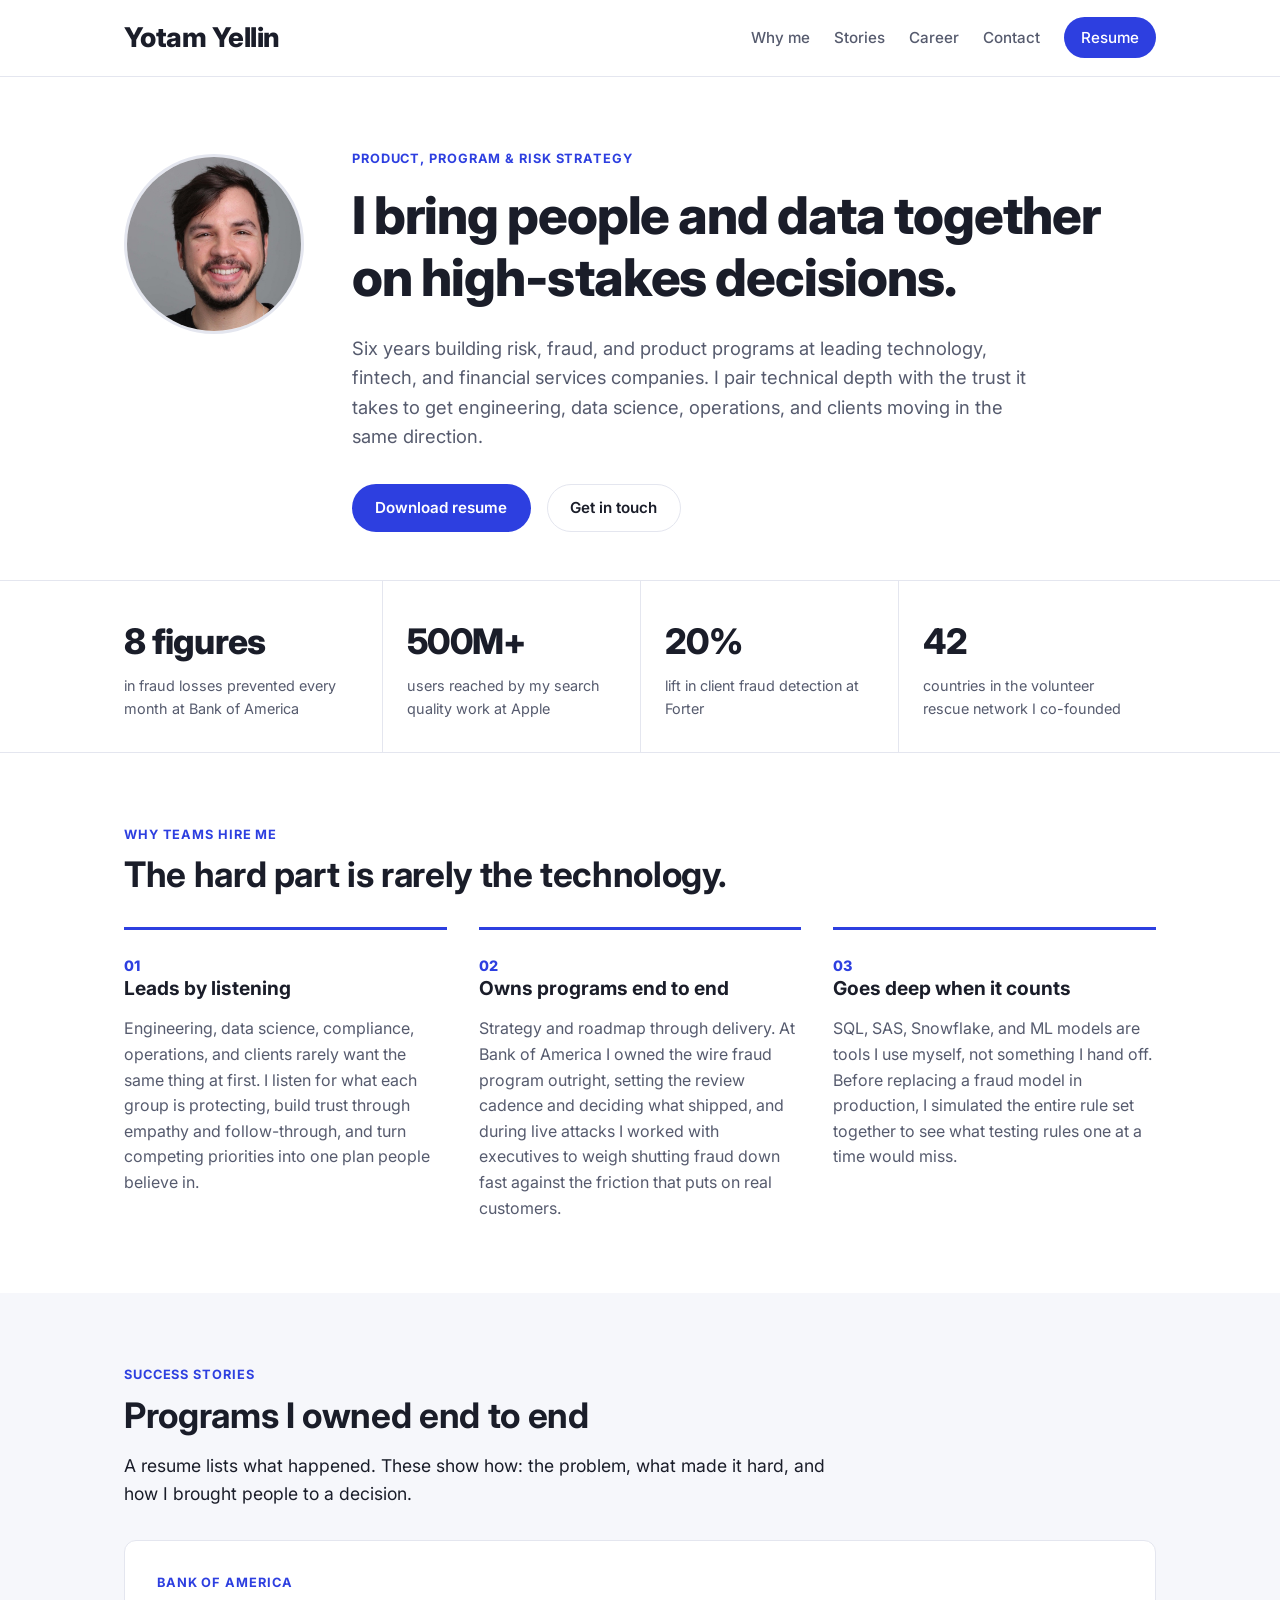
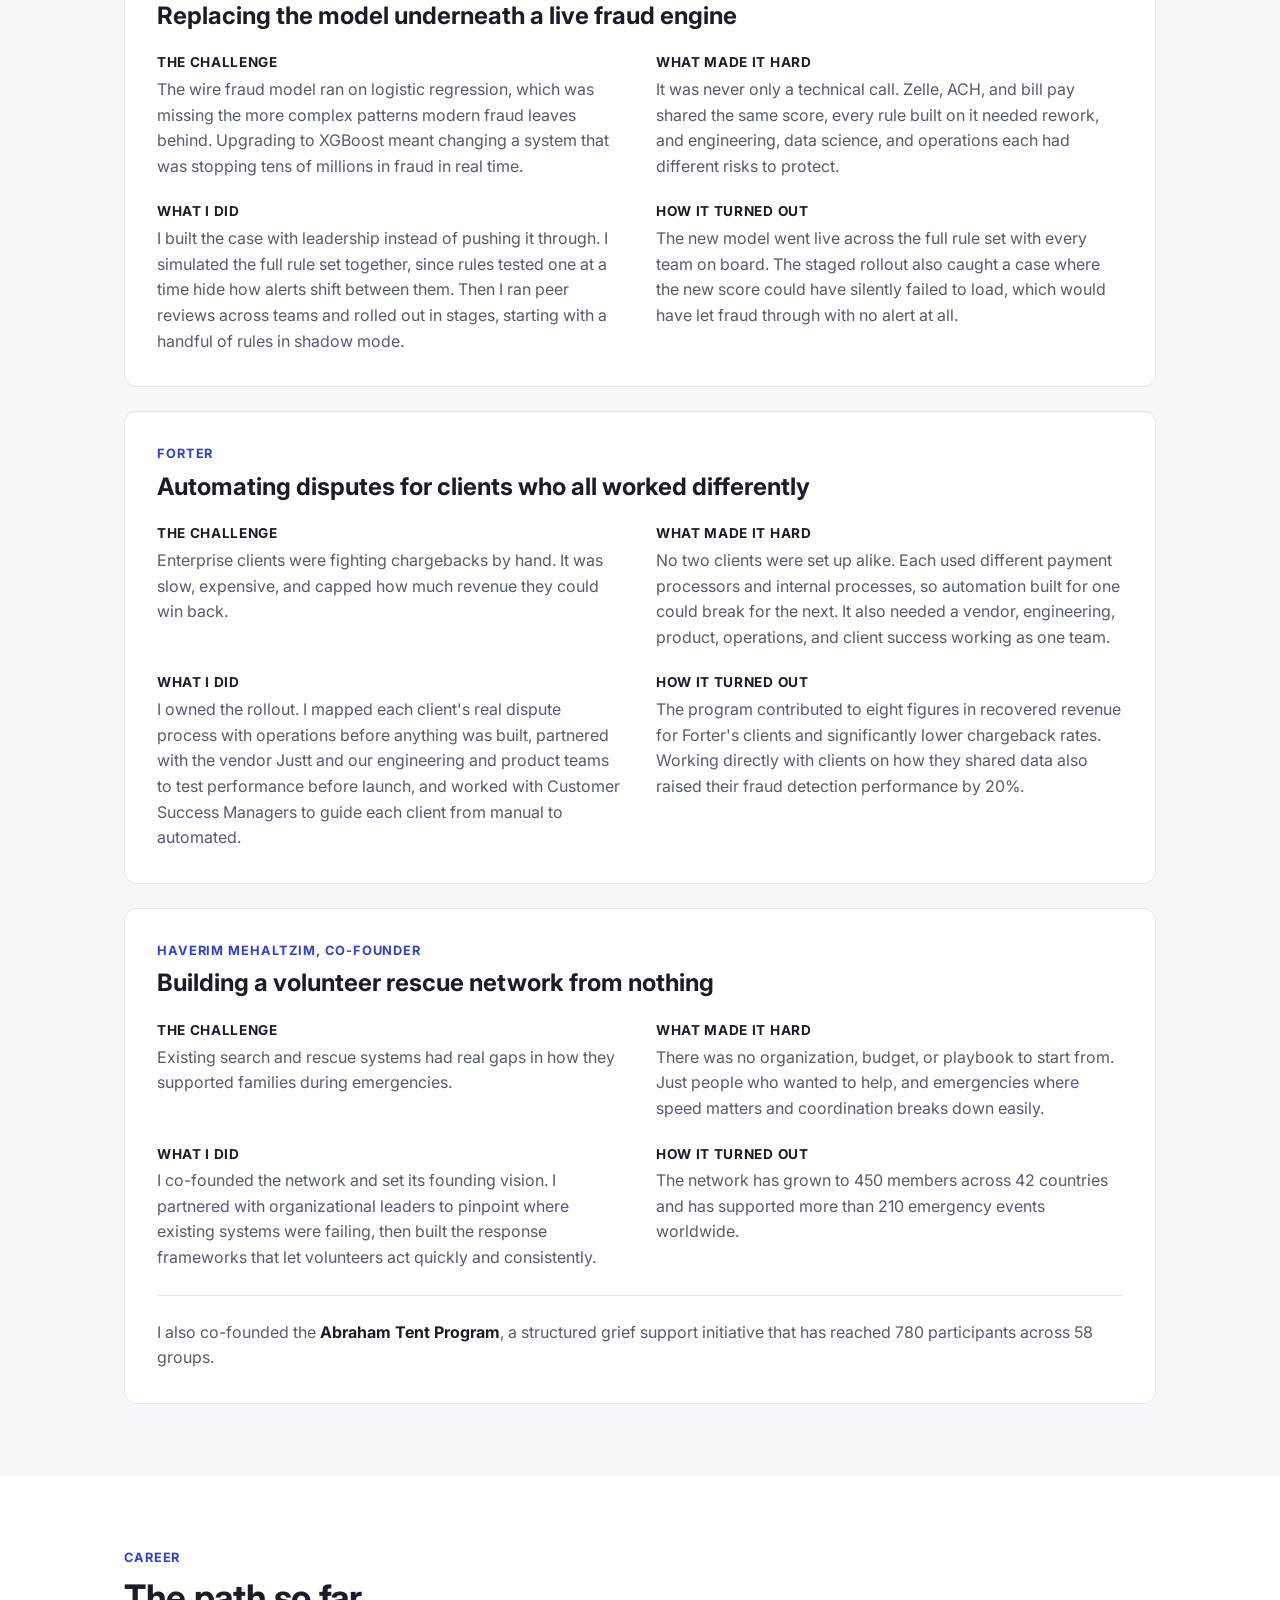
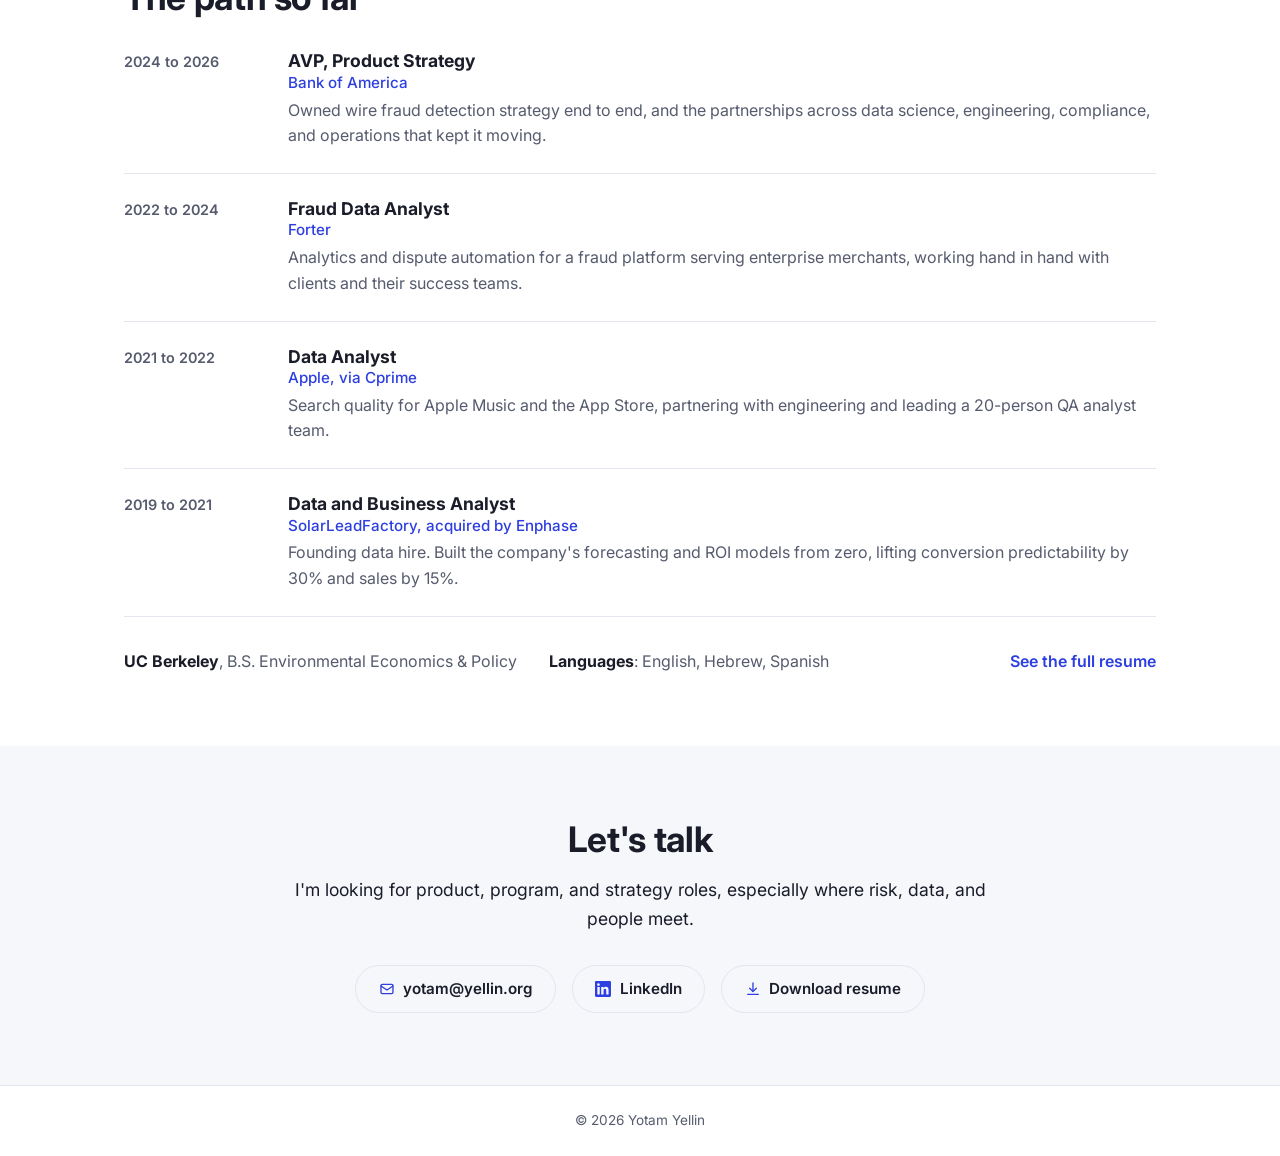
<file: index.html>
<!DOCTYPE html>
<html lang="en">
<head>
<meta charset="UTF-8">
<meta name="viewport" content="width=device-width, initial-scale=1.0">
<title>Yotam Yellin | Product, Program & Risk Strategy</title>
<meta name="description" content="Yotam Yellin brings people and data together on high-stakes decisions. Six years building risk, fraud, and product programs at leading technology, fintech, and financial services companies.">
<link rel="icon" type="image/svg+xml" href="assets/favicon.svg">
<link rel="apple-touch-icon" href="assets/apple-touch-icon.png">
<link rel="preconnect" href="https://fonts.googleapis.com">
<link rel="preconnect" href="https://fonts.gstatic.com" crossorigin>
<link href="https://fonts.googleapis.com/css2?family=Inter:wght@400;500;600;700;800&display=swap" rel="stylesheet">
<link rel="stylesheet" href="styles.css">
</head>
<body>

<header class="site-header">
  <div class="wrap header-inner">
    <a href="#top" class="logo">Yotam Yellin</a>
    <nav class="site-nav">
      <a href="#why">Why me</a>
      <a href="#stories">Stories</a>
      <a href="#path">Career</a>
      <a href="#contact">Contact</a>
      <a href="assets/resume.pdf" download class="btn btn-nav">Resume</a>
    </nav>
    <button class="nav-toggle" id="navToggle" aria-label="Toggle navigation" aria-expanded="false">
      <span></span><span></span><span></span>
    </button>
  </div>
</header>

<main id="top">

  <section class="hero">
    <div class="wrap hero-inner">
      <img class="hero-photo" src="assets/yotam.jpg" alt="Yotam Yellin" width="180" height="180">
      <div class="hero-copy">
      <p class="eyebrow">Product, Program &amp; Risk Strategy</p>
      <h1>I bring people and data together on high-stakes decisions.</h1>
      <p class="hero-sub">Six years building risk, fraud, and product programs at leading technology, fintech, and financial services companies. I pair technical depth with the trust it takes to get engineering, data science, operations, and clients moving in the same direction.</p>
      <div class="hero-actions">
        <a href="assets/resume.pdf" download class="btn btn-primary">Download resume</a>
        <a href="#contact" class="btn btn-secondary">Get in touch</a>
      </div>
      </div>
    </div>
  </section>

  <section class="stats" aria-label="Highlights">
    <div class="wrap stats-grid">
      <div class="stat">
        <p class="stat-num">8 figures</p>
        <p class="stat-label">in fraud losses prevented every month at Bank of America</p>
      </div>
      <div class="stat">
        <p class="stat-num">500M+</p>
        <p class="stat-label">users reached by my search quality work at Apple</p>
      </div>
      <div class="stat">
        <p class="stat-num">20%</p>
        <p class="stat-label">lift in client fraud detection at Forter</p>
      </div>
      <div class="stat">
        <p class="stat-num">42</p>
        <p class="stat-label">countries in the volunteer rescue network I co-founded</p>
      </div>
    </div>
  </section>

  <section id="why" class="section">
    <div class="wrap">
      <p class="section-kicker">Why teams hire me</p>
      <h2 class="section-title">The hard part is rarely the technology.</h2>
      <div class="pillars">
        <article class="pillar">
          <p class="pillar-num">01</p>
          <h3>Leads by listening</h3>
          <p>Engineering, data science, compliance, operations, and clients rarely want the same thing at first. I listen for what each group is protecting, build trust through empathy and follow-through, and turn competing priorities into one plan people believe in.</p>
        </article>
        <article class="pillar">
          <p class="pillar-num">02</p>
          <h3>Owns programs end to end</h3>
          <p>Strategy and roadmap through delivery. At Bank of America I owned the wire fraud program outright, setting the review cadence and deciding what shipped, and during live attacks I worked with executives to weigh shutting fraud down fast against the friction that puts on real customers.</p>
        </article>
        <article class="pillar">
          <p class="pillar-num">03</p>
          <h3>Goes deep when it counts</h3>
          <p>SQL, SAS, Snowflake, and ML models are tools I use myself, not something I hand off. Before replacing a fraud model in production, I simulated the entire rule set together to see what testing rules one at a time would miss.</p>
        </article>
      </div>
    </div>
  </section>

  <section id="stories" class="section section-alt">
    <div class="wrap">
      <p class="section-kicker">Success stories</p>
      <h2 class="section-title">Programs I owned end to end</h2>
      <p class="lede">A resume lists what happened. These show how: the problem, what made it hard, and how I brought people to a decision.</p>

      <article class="story">
        <div class="story-head">
          <p class="card-tag">Bank of America</p>
          <h3>Replacing the model underneath a live fraud engine</h3>
        </div>
        <div class="story-grid">
          <div>
            <h4>The challenge</h4>
            <p>The wire fraud model ran on logistic regression, which was missing the more complex patterns modern fraud leaves behind. Upgrading to XGBoost meant changing a system that was stopping tens of millions in fraud in real time.</p>
          </div>
          <div>
            <h4>What made it hard</h4>
            <p>It was never only a technical call. Zelle, ACH, and bill pay shared the same score, every rule built on it needed rework, and engineering, data science, and operations each had different risks to protect.</p>
          </div>
          <div>
            <h4>What I did</h4>
            <p>I built the case with leadership instead of pushing it through. I simulated the full rule set together, since rules tested one at a time hide how alerts shift between them. Then I ran peer reviews across teams and rolled out in stages, starting with a handful of rules in shadow mode.</p>
          </div>
          <div>
            <h4>How it turned out</h4>
            <p>The new model went live across the full rule set with every team on board. The staged rollout also caught a case where the new score could have silently failed to load, which would have let fraud through with no alert at all.</p>
          </div>
        </div>
      </article>

      <article class="story">
        <div class="story-head">
          <p class="card-tag">Forter</p>
          <h3>Automating disputes for clients who all worked differently</h3>
        </div>
        <div class="story-grid">
          <div>
            <h4>The challenge</h4>
            <p>Enterprise clients were fighting chargebacks by hand. It was slow, expensive, and capped how much revenue they could win back.</p>
          </div>
          <div>
            <h4>What made it hard</h4>
            <p>No two clients were set up alike. Each used different payment processors and internal processes, so automation built for one could break for the next. It also needed a vendor, engineering, product, operations, and client success working as one team.</p>
          </div>
          <div>
            <h4>What I did</h4>
            <p>I owned the rollout. I mapped each client's real dispute process with operations before anything was built, partnered with the vendor Justt and our engineering and product teams to test performance before launch, and worked with Customer Success Managers to guide each client from manual to automated.</p>
          </div>
          <div>
            <h4>How it turned out</h4>
            <p>The program contributed to eight figures in recovered revenue for Forter's clients and significantly lower chargeback rates. Working directly with clients on how they shared data also raised their fraud detection performance by 20%.</p>
          </div>
        </div>
      </article>

      <article class="story">
        <div class="story-head">
          <p class="card-tag">Haverim Mehaltzim, co-founder</p>
          <h3>Building a volunteer rescue network from nothing</h3>
        </div>
        <div class="story-grid">
          <div>
            <h4>The challenge</h4>
            <p>Existing search and rescue systems had real gaps in how they supported families during emergencies.</p>
          </div>
          <div>
            <h4>What made it hard</h4>
            <p>There was no organization, budget, or playbook to start from. Just people who wanted to help, and emergencies where speed matters and coordination breaks down easily.</p>
          </div>
          <div>
            <h4>What I did</h4>
            <p>I co-founded the network and set its founding vision. I partnered with organizational leaders to pinpoint where existing systems were failing, then built the response frameworks that let volunteers act quickly and consistently.</p>
          </div>
          <div>
            <h4>How it turned out</h4>
            <p>The network has grown to 450 members across 42 countries and has supported more than 210 emergency events worldwide.</p>
          </div>
        </div>
        <p class="story-note">I also co-founded the <strong>Abraham Tent Program</strong>, a structured grief support initiative that has reached 780 participants across 58 groups.</p>
      </article>
    </div>
  </section>

  <section id="path" class="section">
    <div class="wrap">
      <p class="section-kicker">Career</p>
      <h2 class="section-title">The path so far</h2>
      <ol class="timeline">
        <li>
          <p class="tl-dates">2024 to 2026</p>
          <div>
            <h3>AVP, Product Strategy <span>Bank of America</span></h3>
            <p>Owned wire fraud detection strategy end to end, and the partnerships across data science, engineering, compliance, and operations that kept it moving.</p>
          </div>
        </li>
        <li>
          <p class="tl-dates">2022 to 2024</p>
          <div>
            <h3>Fraud Data Analyst <span>Forter</span></h3>
            <p>Analytics and dispute automation for a fraud platform serving enterprise merchants, working hand in hand with clients and their success teams.</p>
          </div>
        </li>
        <li>
          <p class="tl-dates">2021 to 2022</p>
          <div>
            <h3>Data Analyst <span>Apple, via Cprime</span></h3>
            <p>Search quality for Apple Music and the App Store, partnering with engineering and leading a 20-person QA analyst team.</p>
          </div>
        </li>
        <li>
          <p class="tl-dates">2019 to 2021</p>
          <div>
            <h3>Data and Business Analyst <span>SolarLeadFactory, acquired by Enphase</span></h3>
            <p>Founding data hire. Built the company's forecasting and ROI models from zero, lifting conversion predictability by 30% and sales by 15%.</p>
          </div>
        </li>
      </ol>
      <div class="path-footer">
        <p><strong>UC Berkeley</strong>, B.S. Environmental Economics &amp; Policy</p>
        <p><strong>Languages</strong>: English, Hebrew, Spanish</p>
        <a href="assets/resume.pdf" download class="text-link">See the full resume</a>
      </div>
    </div>
  </section>

  <section id="contact" class="section section-alt contact-section">
    <div class="wrap">
      <h2 class="section-title">Let's talk</h2>
      <p class="lede">I'm looking for product, program, and strategy roles, especially where risk, data, and people meet.</p>
      <div class="contact-links">
        <a href="mailto:yotam@yellin.org" class="btn btn-secondary">
          <svg viewBox="0 0 24 24" fill="none" stroke="currentColor" stroke-width="2" stroke-linecap="round" stroke-linejoin="round" aria-hidden="true">
            <rect x="3" y="5" width="18" height="14" rx="2"></rect><path d="m3 7.5 9 6 9-6"></path>
          </svg>
          <span>yotam@yellin.org</span>
        </a>
        <a href="https://www.linkedin.com/in/yotam-yellin/" target="_blank" rel="noopener" class="btn btn-secondary">
          <svg viewBox="0 0 24 24" fill="currentColor" aria-hidden="true">
            <path d="M20.45 20.45h-3.56v-5.57c0-1.33-.03-3.04-1.85-3.04-1.86 0-2.14 1.45-2.14 2.94v5.67H9.35V9h3.41v1.56h.05c.48-.9 1.63-1.85 3.36-1.85 3.6 0 4.27 2.37 4.27 5.45v6.29zM5.34 7.43a2.07 2.07 0 1 1 0-4.13 2.07 2.07 0 0 1 0 4.13zM7.12 20.45H3.55V9h3.57v11.45zM22.22 0H1.77C.79 0 0 .77 0 1.72v20.56C0 23.23.79 24 1.77 24h20.45c.98 0 1.78-.77 1.78-1.72V1.72C24 .77 23.2 0 22.22 0z"></path>
          </svg>
          <span>LinkedIn</span>
        </a>
        <a href="assets/resume.pdf" download class="btn btn-secondary">
          <svg viewBox="0 0 24 24" fill="none" stroke="currentColor" stroke-width="2" stroke-linecap="round" stroke-linejoin="round" aria-hidden="true">
            <path d="M12 3v12"></path><path d="m7 11 5 5 5-5"></path><path d="M4 20h16"></path>
          </svg>
          <span>Download resume</span>
        </a>
      </div>
    </div>
  </section>

</main>

<footer class="site-footer">
  <div class="wrap">
    <p>&copy; 2026 Yotam Yellin</p>
  </div>
</footer>

<script src="script.js"></script>
</body>
</html>
</file>
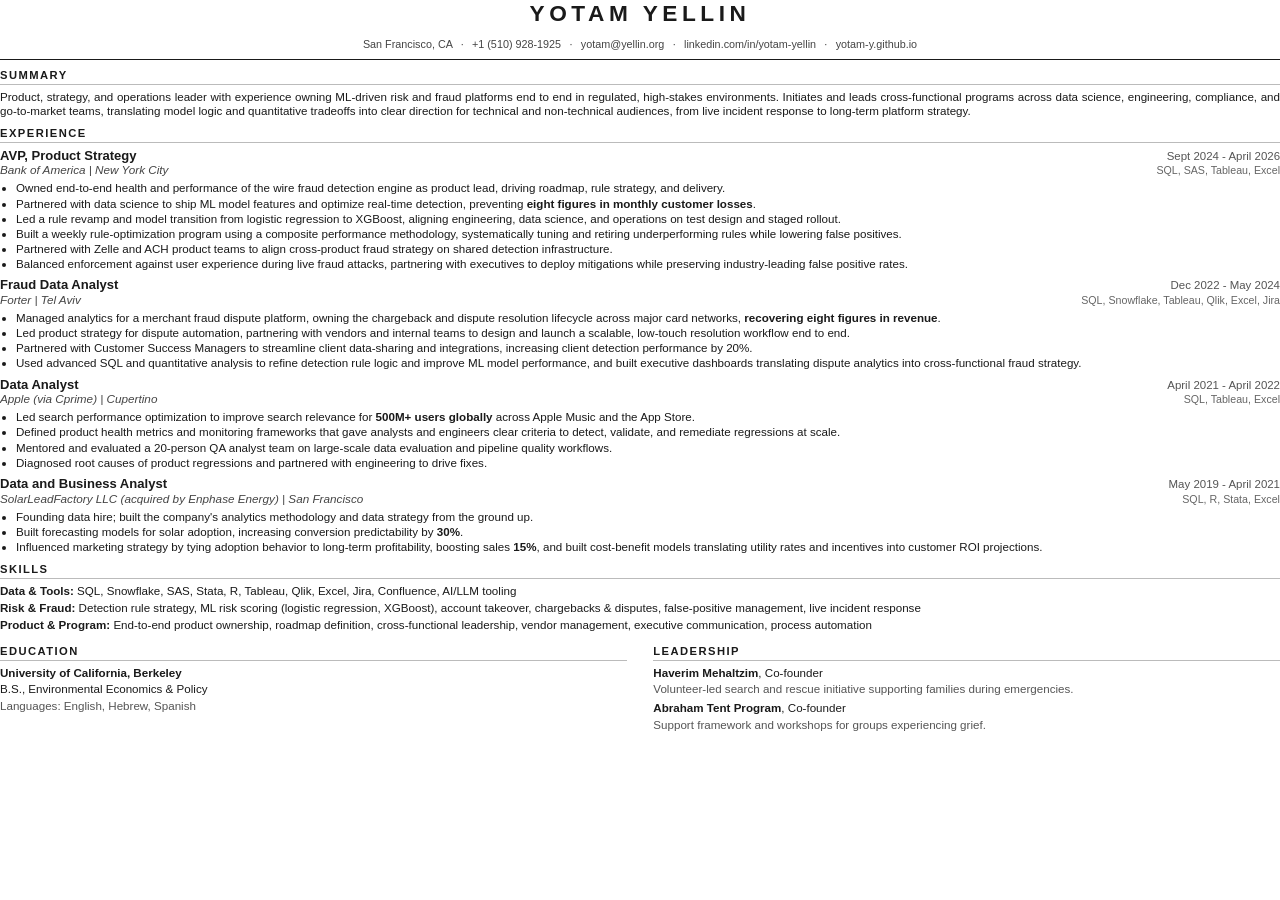
<file: resume-src/resume.html>
<!DOCTYPE html>
<html lang="en">
<head>
<meta charset="UTF-8">
<title>Yotam Yellin | Resume</title>
<style>
  @page { size: letter; margin: 0.38in 0.48in; }

  * { box-sizing: border-box; }

  body {
    margin: 0;
    font-family: "Helvetica Neue", Helvetica, Arial, sans-serif;
    font-size: 8.7pt;
    line-height: 1.19;
    color: #1a1a1a;
  }

  .name {
    font-size: 17pt;
    font-weight: 700;
    letter-spacing: 0.2em;
    text-align: center;
    margin: 0 0 2pt;
    text-transform: uppercase;
  }

  .contact-line {
    text-align: center;
    font-size: 8.1pt;
    color: #444;
    margin-bottom: 7pt;
    padding-bottom: 6pt;
    border-bottom: 1.2pt solid #1a1a1a;
  }
  .contact-line a { color: #444; text-decoration: none; }
  .contact-line span { margin: 0 4pt; }

  h2 {
    font-size: 8.4pt;
    font-weight: 700;
    letter-spacing: 0.13em;
    text-transform: uppercase;
    margin: 7pt 0 3.5pt;
    padding-bottom: 1.5pt;
    border-bottom: 0.6pt solid #bbb;
  }

  .summary { margin: 0; text-align: justify; }

  .job { margin-bottom: 5pt; }
  .job:last-child { margin-bottom: 0; }

  .job-head {
    display: flex;
    justify-content: space-between;
    align-items: baseline;
  }

  .job-title { font-weight: 700; font-size: 9.8pt; }
  .job-dates { font-size: 8.6pt; color: #555; white-space: nowrap; }

  .job-sub {
    display: flex;
    justify-content: space-between;
    align-items: baseline;
    font-size: 8.8pt;
    color: #444;
    margin-bottom: 3pt;
  }
  .job-company { font-style: italic; }
  .job-tools { font-size: 8pt; color: #666; }

  ul { margin: 0; padding-left: 12pt; }
  li { margin-bottom: 1pt; }

  .two-col {
    display: flex;
    gap: 20pt;
  }
  .two-col > div { flex: 1; }

  .edu-line { margin-bottom: 2pt; }
  .edu-school { font-weight: 700; }

  .skills-row { margin-bottom: 2.5pt; }
  .skills-label { font-weight: 700; }
</style>
</head>
<body>

<h1 class="name">Yotam Yellin</h1>
<p class="contact-line">
  San Francisco, CA <span>&middot;</span> +1 (510) 928-1925 <span>&middot;</span>
  <a href="mailto:yotam@yellin.org">yotam@yellin.org</a> <span>&middot;</span>
  <a href="https://www.linkedin.com/in/yotam-yellin/">linkedin.com/in/yotam-yellin</a> <span>&middot;</span>
  <a href="https://yotam-y.github.io">yotam-y.github.io</a>
</p>

<h2>Summary</h2>
<p class="summary">
  Product, strategy, and operations leader with experience owning ML-driven risk and fraud platforms end to end in
  regulated, high-stakes environments. Initiates and leads cross-functional programs across data science, engineering,
  compliance, and go-to-market teams, translating model logic and quantitative tradeoffs into clear direction for
  technical and non-technical audiences, from live incident response to long-term platform strategy.
</p>

<h2>Experience</h2>

<div class="job">
  <div class="job-head">
    <span class="job-title">AVP, Product Strategy</span>
    <span class="job-dates">Sept 2024 - April 2026</span>
  </div>
  <div class="job-sub">
    <span class="job-company">Bank of America | New York City</span>
    <span class="job-tools">SQL, SAS, Tableau, Excel</span>
  </div>
  <ul>
    <li>Owned end-to-end health and performance of the wire fraud detection engine as product lead, driving roadmap, rule strategy, and delivery.</li>
    <li>Partnered with data science to ship ML model features and optimize real-time detection, preventing <strong>eight figures in monthly customer losses</strong>.</li>
    <li>Led a rule revamp and model transition from logistic regression to XGBoost, aligning engineering, data science, and operations on test design and staged rollout.</li>
    <li>Built a weekly rule-optimization program using a composite performance methodology, systematically tuning and retiring underperforming rules while lowering false positives.</li>
    <li>Partnered with Zelle and ACH product teams to align cross-product fraud strategy on shared detection infrastructure.</li>
    <li>Balanced enforcement against user experience during live fraud attacks, partnering with executives to deploy mitigations while preserving industry-leading false positive rates.</li>
  </ul>
</div>

<div class="job">
  <div class="job-head">
    <span class="job-title">Fraud Data Analyst</span>
    <span class="job-dates">Dec 2022 - May 2024</span>
  </div>
  <div class="job-sub">
    <span class="job-company">Forter | Tel Aviv</span>
    <span class="job-tools">SQL, Snowflake, Tableau, Qlik, Excel, Jira</span>
  </div>
  <ul>
    <li>Managed analytics for a merchant fraud dispute platform, owning the chargeback and dispute resolution lifecycle across major card networks, <strong>recovering eight figures in revenue</strong>.</li>
    <li>Led product strategy for dispute automation, partnering with vendors and internal teams to design and launch a scalable, low-touch resolution workflow end to end.</li>
    <li>Partnered with Customer Success Managers to streamline client data-sharing and integrations, increasing client detection performance by 20%.</li>
    <li>Used advanced SQL and quantitative analysis to refine detection rule logic and improve ML model performance, and built executive dashboards translating dispute analytics into cross-functional fraud strategy.</li>
  </ul>
</div>

<div class="job">
  <div class="job-head">
    <span class="job-title">Data Analyst</span>
    <span class="job-dates">April 2021 - April 2022</span>
  </div>
  <div class="job-sub">
    <span class="job-company">Apple (via Cprime) | Cupertino</span>
    <span class="job-tools">SQL, Tableau, Excel</span>
  </div>
  <ul>
    <li>Led search performance optimization to improve search relevance for <strong>500M+ users globally</strong> across Apple Music and the App Store.</li>
    <li>Defined product health metrics and monitoring frameworks that gave analysts and engineers clear criteria to detect, validate, and remediate regressions at scale.</li>
    <li>Mentored and evaluated a 20-person QA analyst team on large-scale data evaluation and pipeline quality workflows.</li>
    <li>Diagnosed root causes of product regressions and partnered with engineering to drive fixes.</li>
  </ul>
</div>

<div class="job">
  <div class="job-head">
    <span class="job-title">Data and Business Analyst</span>
    <span class="job-dates">May 2019 - April 2021</span>
  </div>
  <div class="job-sub">
    <span class="job-company">SolarLeadFactory LLC (acquired by Enphase Energy) | San Francisco</span>
    <span class="job-tools">SQL, R, Stata, Excel</span>
  </div>
  <ul>
    <li>Founding data hire; built the company's analytics methodology and data strategy from the ground up.</li>
    <li>Built forecasting models for solar adoption, increasing conversion predictability by <strong>30%</strong>.</li>
    <li>Influenced marketing strategy by tying adoption behavior to long-term profitability, boosting sales <strong>15%</strong>, and built cost-benefit models translating utility rates and incentives into customer ROI projections.</li>
  </ul>
</div>

<h2>Skills</h2>
<div class="skills-row"><span class="skills-label">Data &amp; Tools:</span> SQL, Snowflake, SAS, Stata, R, Tableau, Qlik, Excel, Jira, Confluence, AI/LLM tooling</div>
<div class="skills-row"><span class="skills-label">Risk &amp; Fraud:</span> Detection rule strategy, ML risk scoring (logistic regression, XGBoost), account takeover, chargebacks &amp; disputes, false-positive management, live incident response</div>
<div class="skills-row"><span class="skills-label">Product &amp; Program:</span> End-to-end product ownership, roadmap definition, cross-functional leadership, vendor management, executive communication, process automation</div>

<div class="two-col">
  <div>
    <h2>Education</h2>
    <div class="edu-line"><span class="edu-school">University of California, Berkeley</span></div>
    <div class="edu-line">B.S., Environmental Economics &amp; Policy</div>
    <div class="edu-line" style="color:#555;">Languages: English, Hebrew, Spanish</div>
  </div>
  <div>
    <h2>Leadership</h2>
    <div class="edu-line"><strong>Haverim Mehaltzim</strong>, Co-founder</div>
    <div class="edu-line" style="color:#555; margin-bottom:4pt;">Volunteer-led search and rescue initiative supporting families during emergencies.</div>
    <div class="edu-line"><strong>Abraham Tent Program</strong>, Co-founder</div>
    <div class="edu-line" style="color:#555;">Support framework and workshops for groups experiencing grief.</div>
  </div>
</div>

</body>
</html>
</file>
<file: styles.css>
:root {
  --color-bg: #ffffff;
  --color-bg-alt: #f6f7fb;
  --color-text: #1a1d29;
  --color-text-muted: #565b6e;
  --color-border: #e4e6ef;
  --color-primary: #2d3fe0;
  --color-primary-dark: #1f2ba8;
  --color-primary-soft: #eef0fb;
  --font-sans: 'Inter', system-ui, -apple-system, 'Segoe UI', sans-serif;
  --space-1: 0.5rem;
  --space-2: 1rem;
  --space-3: 1.5rem;
  --space-4: 2rem;
  --space-5: 3rem;
  --space-6: 4.5rem;
  --radius: 12px;
  --max-width: 1080px;
}

@media (prefers-color-scheme: dark) {
  :root:not([data-theme="light"]) {
    --color-bg: #12141c;
    --color-bg-alt: #191c27;
    --color-text: #eef0f7;
    --color-text-muted: #a7acc2;
    --color-border: #2a2e3d;
    --color-primary: #7c8bff;
    --color-primary-dark: #a4affe;
    --color-primary-soft: #232742;
  }
}

:root[data-theme="dark"] {
  --color-bg: #12141c;
  --color-bg-alt: #191c27;
  --color-text: #eef0f7;
  --color-text-muted: #a7acc2;
  --color-border: #2a2e3d;
  --color-primary: #7c8bff;
  --color-primary-dark: #a4affe;
  --color-primary-soft: #232742;
}

* { box-sizing: border-box; }

html { scroll-behavior: smooth; scroll-padding-top: 72px; }

body {
  margin: 0;
  background: var(--color-bg);
  color: var(--color-text);
  font-family: var(--font-sans);
  line-height: 1.6;
  -webkit-font-smoothing: antialiased;
}

img { max-width: 100%; }

.wrap {
  max-width: var(--max-width);
  margin: 0 auto;
  padding: 0 var(--space-3);
}

h1, h2, h3, h4 { line-height: 1.2; font-weight: 700; margin: 0 0 var(--space-2); }
p { margin: 0 0 var(--space-2); color: var(--color-text-muted); }

a { color: var(--color-primary); text-decoration: none; }
a:hover { text-decoration: underline; }

/* Header */
.site-header {
  position: sticky;
  top: 0;
  z-index: 50;
  background: color-mix(in srgb, var(--color-bg) 88%, transparent);
  backdrop-filter: blur(8px);
  border-bottom: 1px solid var(--color-border);
}

.header-inner {
  display: flex;
  align-items: center;
  justify-content: space-between;
  padding-top: var(--space-2);
  padding-bottom: var(--space-2);
}

.logo { font-weight: 800; font-size: 1.7rem; letter-spacing: -0.02em; color: var(--color-text); }
.logo:hover { text-decoration: none; }

.site-nav { display: flex; align-items: center; gap: var(--space-3); }
.site-nav a { color: var(--color-text-muted); font-weight: 500; font-size: 0.95rem; }
.site-nav a:hover { color: var(--color-text); text-decoration: none; }
.site-nav .btn-nav { color: #fff; }

.nav-toggle {
  display: none;
  flex-direction: column;
  gap: 4px;
  background: none;
  border: none;
  cursor: pointer;
  padding: var(--space-1);
}
.nav-toggle span { width: 22px; height: 2px; background: var(--color-text); display: block; }

/* Buttons */
.btn {
  display: inline-flex;
  align-items: center;
  justify-content: center;
  gap: 0.55rem;
  padding: 0.7rem 1.4rem;
  border-radius: 999px;
  font-weight: 600;
  font-size: 0.95rem;
  border: 1px solid transparent;
}

.btn svg {
  width: 1.05em;
  height: 1.05em;
  flex: none;
}

/* Contact buttons stay neutral; only the icons carry the accent colour */
.contact-links .btn svg { color: var(--color-primary); }
.contact-links .btn:hover svg { color: var(--color-primary-dark); }
.btn:hover { text-decoration: none; }
.btn-primary { background: var(--color-primary); color: #fff; }
.btn-primary:hover { background: var(--color-primary-dark); }
.btn-secondary { background: transparent; color: var(--color-text); border-color: var(--color-border); }
.btn-secondary:hover { border-color: var(--color-primary); color: var(--color-primary); }
.btn-nav { padding: 0.45rem 1rem; font-size: 0.9rem; background: var(--color-primary); }
.btn-nav:hover { background: var(--color-primary-dark); }

.text-link { font-weight: 600; }

/* Hero */
.hero { padding: var(--space-6) 0 var(--space-5); }

.hero-inner {
  display: flex;
  align-items: flex-start;
  gap: var(--space-5);
}
.hero-copy { min-width: 0; }

.hero-photo {
  flex: none;
  width: 180px;
  height: 180px;
  border-radius: 50%;
  object-fit: cover;
  border: 3px solid var(--color-border);
  margin-top: 0.35rem;
}

@media (max-width: 720px) {
  .hero-inner { flex-direction: column; gap: var(--space-3); }
  .hero-photo { width: 128px; height: 128px; }
}

.eyebrow, .section-kicker, .card-tag {
  color: var(--color-primary);
  font-weight: 700;
  text-transform: uppercase;
  letter-spacing: 0.07em;
  font-size: 0.8rem;
  margin-bottom: var(--space-1);
}

.hero h1 {
  font-size: clamp(2rem, 4.6vw, 3.25rem);
  font-weight: 800;
  letter-spacing: -0.02em;
  max-width: 880px;
  margin: var(--space-2) 0 var(--space-3);
}

.hero-sub { max-width: 680px; font-size: 1.15rem; margin-bottom: var(--space-4); }

.hero-actions { display: flex; gap: var(--space-2); flex-wrap: wrap; }

/* Stats */
.stats { border-top: 1px solid var(--color-border); border-bottom: 1px solid var(--color-border); }

.stats-grid {
  display: grid;
  grid-template-columns: repeat(4, 1fr);
}

.stat { padding: var(--space-4) var(--space-3); border-left: 1px solid var(--color-border); }
.stat:first-child { border-left: none; padding-left: 0; }

.stat-num {
  font-size: clamp(1.6rem, 3vw, 2.2rem);
  font-weight: 800;
  letter-spacing: -0.02em;
  color: var(--color-text);
  margin-bottom: 0.25rem;
  text-wrap: balance;
}

/* A worded stat sits beside numeric ones, so shrink it to match their height */
.stat-num.stat-num-words {
  font-size: clamp(1.25rem, 2.1vw, 1.55rem);
  line-height: 1.15;
}
.stat-label { font-size: 0.9rem; margin: 0; }

/* Sections */
.section { padding: var(--space-6) 0; }
.section-alt { background: var(--color-bg-alt); }

.section-title {
  font-size: clamp(1.6rem, 3.2vw, 2.2rem);
  letter-spacing: -0.01em;
  max-width: 760px;
  margin-bottom: var(--space-4);
}

.lede { font-size: 1.1rem; color: var(--color-text); max-width: 720px; margin-top: calc(-1 * var(--space-2)); margin-bottom: var(--space-4); }

/* Pillars */
.pillars { display: grid; grid-template-columns: repeat(3, 1fr); gap: var(--space-4); }
.pillar { border-top: 3px solid var(--color-primary); padding-top: var(--space-3); }
.pillar-num { font-weight: 800; color: var(--color-primary); font-size: 0.9rem; margin-bottom: var(--space-1); }
.pillar h3 { font-size: 1.2rem; }
.pillar p { margin: 0; }

/* Stories */
.story {
  background: var(--color-bg);
  border: 1px solid var(--color-border);
  border-radius: var(--radius);
  padding: var(--space-4);
  margin-bottom: var(--space-3);
}
.story:last-child { margin-bottom: 0; }

.story-head h3 { font-size: clamp(1.25rem, 2.4vw, 1.5rem); margin-bottom: var(--space-3); }

.story-grid {
  display: grid;
  grid-template-columns: repeat(2, 1fr);
  gap: var(--space-3) var(--space-4);
}

.story-grid h4 {
  font-size: 0.85rem;
  text-transform: uppercase;
  letter-spacing: 0.05em;
  color: var(--color-text);
  margin-bottom: 0.4rem;
}
.story-grid p { margin: 0; }

.story-note {
  margin: var(--space-3) 0 0;
  padding-top: var(--space-3);
  border-top: 1px solid var(--color-border);
}
.story-note strong { color: var(--color-text); }

/* Timeline */
.timeline { list-style: none; margin: 0; padding: 0; }

.timeline li {
  display: grid;
  grid-template-columns: 140px 1fr;
  gap: var(--space-3);
  padding: var(--space-3) 0;
  border-bottom: 1px solid var(--color-border);
}
.timeline li:first-child { padding-top: 0; }

.tl-dates { font-weight: 600; font-size: 0.9rem; margin: 0.15rem 0 0; }

.timeline h3 { font-size: 1.1rem; margin-bottom: 0.35rem; }
.timeline h3 span { display: block; font-weight: 500; font-size: 0.95rem; color: var(--color-primary); margin-top: 0.15rem; }
.timeline p { margin: 0; }

.path-footer {
  display: flex;
  flex-wrap: wrap;
  align-items: baseline;
  gap: var(--space-1) var(--space-4);
  margin-top: var(--space-4);
}
.path-footer p { margin: 0; }
.path-footer strong { color: var(--color-text); }
.path-footer .text-link { margin-left: auto; }

/* Contact */
.contact-section { text-align: center; }
.contact-section .section-title, .contact-section .lede { margin-left: auto; margin-right: auto; }
.contact-links { display: flex; gap: var(--space-2); justify-content: center; flex-wrap: wrap; }

/* Footer */
.site-footer { border-top: 1px solid var(--color-border); padding: var(--space-3) 0; text-align: center; }
.site-footer p { margin: 0; font-size: 0.85rem; }

/* Responsive */
@media (max-width: 900px) {
  .stats-grid { grid-template-columns: repeat(2, 1fr); }
  .stat:nth-child(odd) { border-left: none; padding-left: 0; }
  .stat:nth-child(-n+2) { border-bottom: 1px solid var(--color-border); }
  .pillars { grid-template-columns: 1fr; gap: var(--space-4); }
}

@media (max-width: 720px) {
  .nav-toggle { display: flex; }
  .site-nav {
    position: absolute;
    top: 100%;
    left: 0;
    right: 0;
    background: var(--color-bg);
    border-bottom: 1px solid var(--color-border);
    flex-direction: column;
    align-items: flex-start;
    padding: var(--space-2) var(--space-3);
    gap: var(--space-2);
    display: none;
  }
  .site-nav.open { display: flex; }

  .section { padding: var(--space-5) 0; }
  .story { padding: var(--space-3); }
  .story-grid { grid-template-columns: 1fr; }
  .timeline li { grid-template-columns: 1fr; gap: 0.25rem; }
  .path-footer .text-link { margin-left: 0; }
}
</file>
